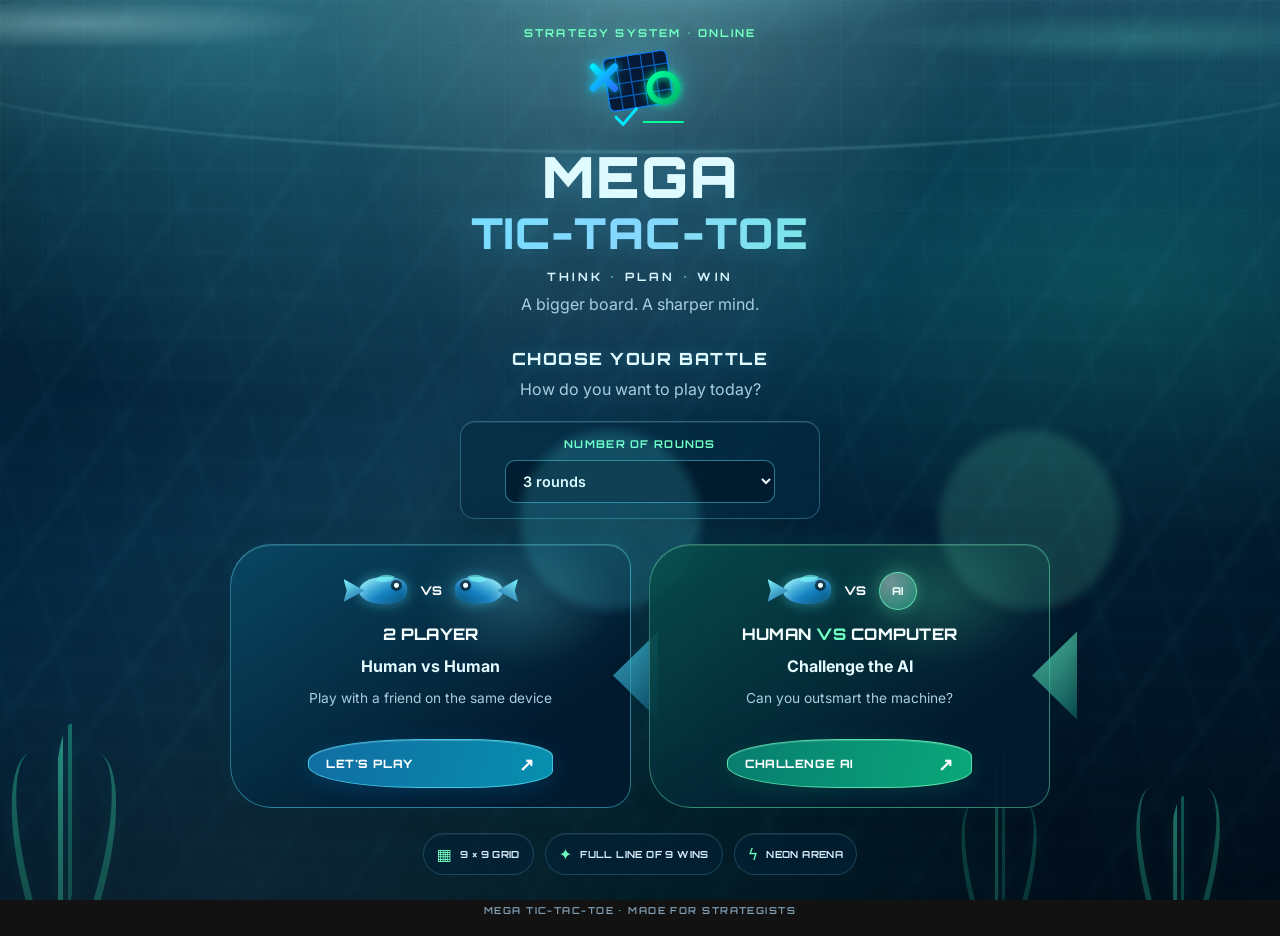
<file: index.html>
<!doctype html>
<html lang="en">
<head>
<meta charset="UTF-8"><meta name="viewport" content="width=device-width,initial-scale=1">
<meta name="theme-color" content="#050914"><title>Mega Tic-Tac-Toe — Think • Plan • Win</title>
<link rel="stylesheet" href="/style.css">
</head>
<body>
<div class="aquarium-scene" aria-hidden="true">
  <div class="water-surface"></div>
  <div class="caustics"></div>
  <div class="bubble bubble-a"></div><div class="bubble bubble-b"></div><div class="bubble bubble-c"></div>
  <div class="bubble bubble-d"></div><div class="bubble bubble-e"></div><div class="bubble bubble-f"></div>
  <div class="aquarium-fish fish-a"><span></span></div>
  <div class="aquarium-fish fish-b"><span></span></div>
  <div class="aquarium-fish fish-c"><span></span></div>
  <div class="plant plant-a"></div><div class="plant plant-b"></div><div class="plant plant-c"></div>
</div>
<main class="app">
  <header class="hero">
    <div class="eyebrow">STRATEGY SYSTEM • ONLINE</div>
    <div class="logo" aria-label="Mega Tic-Tac-Toe logo">
      <svg viewBox="0 0 180 150" role="img" aria-label="Neon X O grid emblem">
        <defs><linearGradient id="xg" x1="0" y1="0" x2="1" y2="1"><stop stop-color="#00eaff"/><stop offset="1" stop-color="#2373ff"/></linearGradient><linearGradient id="og" x1="0" y1="0" x2="1" y2="1"><stop stop-color="#00ff9d"/><stop offset="1" stop-color="#00b86b"/></linearGradient></defs>
        <g transform="translate(34 7) rotate(-9 55 45)" stroke="#087fff" stroke-width="2" fill="#071a35"><rect width="106" height="88" rx="8"/><path d="M21 0V88M42 0V88M63 0V88M84 0V88M0 22H106M0 44H106M0 66H106" opacity=".7"/></g>
        <path d="M12 28L48 64M48 28L12 64" stroke="url(#xg)" stroke-width="11" stroke-linecap="round" fill="none" filter="drop-shadow(0 0 7px #00d9ff)"/>
        <circle cx="129" cy="63" r="23" stroke="url(#og)" stroke-width="10" fill="none" filter="drop-shadow(0 0 7px #00ff9d)"/>
        <path d="M50 112L62 124L84 98" fill="none" stroke="#00eaff" stroke-width="5" stroke-linecap="round" stroke-linejoin="round"/>
        <path d="M96 120H162" stroke="#00ff9d" stroke-width="3" stroke-linecap="round"/>
      </svg>
    </div>
    <h1>MEGA <span>TIC-TAC-TOE</span></h1>
    <p class="tagline">THINK <i>•</i> PLAN <i>•</i> WIN</p>
    <p class="subtitle">A bigger board. A sharper mind.</p>
  </header>

  <section id="modeScreen" class="mode-screen" aria-labelledby="modeTitle">
    <h2 id="modeTitle">CHOOSE YOUR BATTLE</h2>
    <p class="muted">How do you want to play today?</p>
    <div class="series-settings"><label for="roundLimit">NUMBER OF ROUNDS</label><select id="roundLimit"><option value="1">1 round</option><option value="3" selected>3 rounds</option><option value="5">5 rounds</option><option value="7">7 rounds</option><option value="9">9 rounds</option></select></div>
    <div class="mode-cards">
      <button class="mode-card human-card" id="humanMode">
        <span class="mode-icon" aria-hidden="true"><span class="ui-fish"></span><b>VS</b><span class="ui-fish flip"></span></span>
        <strong>2 PLAYER</strong><span class="mode-description">Human vs Human</span>
        <small>Play with a friend on the same device</small><span class="select-label">LET'S PLAY <span>↗</span></span>
      </button>
      <button class="mode-card ai-card" id="aiMode">
        <span class="mode-icon" aria-hidden="true"><span class="ui-fish"></span><b>VS</b><span class="ai-bubble">AI</span></span>
        <strong>HUMAN <em>VS</em> COMPUTER</strong><span class="mode-description">Challenge the AI</span>
        <small>Can you outsmart the machine?</small><span class="select-label">CHALLENGE AI <span>↗</span></span>
      </button>
    </div>
    <div class="features"><span>▦ <b>9 × 9 GRID</b></span><span>✦ <b>FULL LINE OF 9 WINS</b></span><span>ϟ <b>NEON ARENA</b></span></div>
  </section>

  <section id="gameScreen" class="game-screen hidden">
    <div class="game-top"><div><span class="eyebrow">CURRENT MATCH</span><h2 id="gameModeTitle">2 PLAYER BATTLE</h2></div><button class="ghost fish-button" id="changeMode">← MODES</button></div>
    <div id="status" class="status" role="status" aria-live="polite">Player X's turn</div>
    <div id="seriesStatus" class="series-status" aria-live="polite">Round 1 of 3</div>
    <div class="score-row"><div class="score x-score"><span>PLAYER X</span><b id="scoreX">0</b></div><div class="score o-score"><span id="oLabel">PLAYER O</span><b id="scoreO">0</b></div></div>
    <div class="board-wrap"><div class="board" id="board" aria-label="9 by 9 game board"></div></div>
    <div class="game-actions"><button class="fish-button" id="restart">↻ NEW ROUND</button><button class="ghost fish-button" id="backToMenu">CHANGE MODE</button></div>
    <p class="rule">Fill all <strong>9 cells in a complete row, column, or diagonal</strong> to win.</p>
  </section>
  <footer>MEGA TIC-TAC-TOE <span>•</span> MADE FOR STRATEGISTS</footer>
</main>
<script>
(() => {
 const N=9, TARGET=9, boardEl=document.getElementById('board'), statusEl=document.getElementById('status');
 const modeScreen=document.getElementById('modeScreen'), gameScreen=document.getElementById('gameScreen');
 let cells=Array(N*N).fill(''), player='X', active=false, mode='human', scores={X:0,O:0}, thinking=false, roundLimit=3, roundsPlayed=0, roundWins={X:0,O:0}, draws=0, matchOver=false;
 const dirs=[[0,1],[1,0],[1,1],[1,-1]];
 const at=(r,c)=>r*N+c, valid=(r,c)=>r>=0&&r<N&&c>=0&&c<N;
 function setStatus(s){statusEl.textContent=s}
 function chooseMode(m){mode=m;roundLimit=Number(document.getElementById('roundLimit').value)||3;roundsPlayed=0;roundWins={X:0,O:0};draws=0;scores={X:0,O:0};matchOver=false;modeScreen.classList.add('hidden');gameScreen.classList.remove('hidden');document.getElementById('gameModeTitle').textContent=m==='ai'?'HUMAN VS COMPUTER':'2 PLAYER BATTLE';document.getElementById('oLabel').textContent=m==='ai'?'COMPUTER O':'PLAYER O';newRound()}
 function showMenu(){active=false;thinking=false;gameScreen.classList.add('hidden');modeScreen.classList.remove('hidden')}
 function newRound(){if(matchOver)return;cells=Array(N*N).fill('');player='X';active=true;thinking=false;boardEl.innerHTML='';for(let i=0;i<N*N;i++){const b=document.createElement('button');b.type='button';b.className='cell';b.setAttribute('aria-label','Empty cell '+(Math.floor(i/N)+1)+','+(i%N+1));b.addEventListener('click',()=>move(i));boardEl.appendChild(b)}paint();updateSeriesStatus();setStatus(mode==='ai'?'Your turn — you are X':'Player X\'s turn')}
 function paint(){[...boardEl.children].forEach((el,i)=>{el.textContent=cells[i];el.className='cell'+(cells[i]?' '+cells[i].toLowerCase():'');el.disabled=!active||!!cells[i]||thinking;el.setAttribute('aria-label',cells[i]?'Row '+(Math.floor(i/N)+1)+', column '+(i%N+1)+': '+cells[i]:'Empty cell '+(Math.floor(i/N)+1)+','+(i%N+1))});document.getElementById('scoreX').textContent=scores.X;document.getElementById('scoreO').textContent=scores.O}
 function winningLine(i,p){const r=Math.floor(i/N),c=i%N;for(const [dr,dc] of dirs){let count=1;for(const sign of [1,-1])for(let k=1;k<TARGET;k++){let rr=r+dr*k*sign,cc=c+dc*k*sign;if(valid(rr,cc)&&cells[at(rr,cc)]===p)count++;else break}if(count>=TARGET){let full=[];if(dr===0){for(let cc=0;cc<N;cc++)full.push(at(r,cc))}else if(dc===0){for(let rr=0;rr<N;rr++)full.push(at(rr,c))}else if(dr===dc){for(let rr=0;rr<N;rr++){let cc=c+(rr-r);if(valid(rr,cc))full.push(at(rr,cc))}}else{for(let rr=0;rr<N;rr++){let cc=c-(rr-r);if(valid(rr,cc))full.push(at(rr,cc))}}return full}}return null}
 function finish(p,line){active=false;scores[p]++;roundWins[p]++;roundsPlayed++;paint();line.forEach(i=>boardEl.children[i].classList.add('win'));if(roundsPlayed>=roundLimit){matchOver=true;const winner=roundWins.X===roundWins.O?null:(roundWins.X>roundWins.O?'X':'O');if(winner===null)setStatus('Match tied! 🤝');else setStatus((mode==='ai'?(winner==='O'?'Computer wins the match!':'You win the match!'):'Player '+winner+' wins the match!')+' 🏆');document.getElementById('seriesStatus').textContent='Match complete • X: '+roundWins.X+' wins • O: '+roundWins.O+' wins • Draws: '+draws;return}updateSeriesStatus();setStatus((mode==='ai'&&p==='O'?'Computer wins this round!':(mode==='ai'?'You win this round!':'Player '+p+' wins this round!'))+' 🎉')}
 function updateSeriesStatus(){document.getElementById('seriesStatus').textContent='Round '+Math.min(roundsPlayed+1,roundLimit)+' of '+roundLimit+' • X wins: '+roundWins.X+' • O wins: '+roundWins.O+' • Draws: '+draws}
 function move(i){if(!active||thinking||cells[i])return;
   if(mode==='ai'){
     // In computer mode the human always places X; the AI owns O.
     place(i,'X');
     if(!active)return;
     thinking=true;setStatus('Computer is thinking…');paint();
     const round=cells;setTimeout(()=>aiMove(round),180);
     return;
   }
   place(i,player);
   if(!active)return;
   player=player==='X'?'O':'X';
   setStatus("Player "+player+"'s turn");paint();
 }
 function place(i,p){cells[i]=p;boardEl.children[i].textContent=p;boardEl.children[i].classList.add(p.toLowerCase());const line=winningLine(i,p);if(line){finish(p,line);return}if(!cells.includes('')){active=false;roundsPlayed++;draws++;paint();if(roundsPlayed>=roundLimit){matchOver=true;setStatus('Match complete! No winner this time. 🤝');document.getElementById('seriesStatus').textContent='Match complete • X: '+roundWins.X+' wins • O: '+roundWins.O+' wins • Draws: '+draws}else{updateSeriesStatus();setStatus('Round drawn! Start the next round.')}}}
 function aiMove(round){
   // Ignore a delayed AI callback if the round was restarted or the mode changed.
   if(!active||mode!=='ai'||round!==cells)return;
   let pick=findTactical('O');
   if(pick==null)pick=findTactical('X');
   if(pick==null)pick=chooseStrategic();
   if(pick==null||pick<0)pick=cells.findIndex(v=>!v);
   thinking=false;
   if(pick>=0)place(pick,'O');
   if(active){player='X';setStatus('Your turn — you are X')}
   paint();
 }
 function findTactical(p){for(let i=0;i<cells.length;i++)if(!cells[i]){cells[i]=p;let win=winningLine(i,p);cells[i]='';if(win)return i}return null}
 function chooseStrategic(){let best=null,bestScore=-Infinity,center=at(4,4);for(let i=0;i<cells.length;i++){if(cells[i])continue;let r=Math.floor(i/N),c=i%N,score=-(Math.abs(r-4)+Math.abs(c-4))*0.6;if(i===center)score+=3;let nearby=0;for(let rr=Math.max(0,r-2);rr<=Math.min(N-1,r+2);rr++)for(let cc=Math.max(0,c-2);cc<=Math.min(N-1,c+2);cc++)if(cells[at(rr,cc)])nearby+=1/(1+Math.abs(rr-r)+Math.abs(cc-c));score+=nearby*2;cells[i]='O';score+=patternScore(i,'O')*.85;cells[i]='X';score+=patternScore(i,'X');cells[i]='';if(score>bestScore){bestScore=score;best=i}}return best}
 function patternScore(i,p){let score=0,r=Math.floor(i/N),c=i%N;for(const [dr,dc] of dirs){let count=1,open=0;for(const sign of [1,-1]){for(let k=1;k<TARGET;k++){let rr=r+dr*k*sign,cc=c+dc*k*sign;if(!valid(rr,cc))break;let v=cells[at(rr,cc)];if(v===p)count++;else{if(!v)open++;break}}}score+=count>=4?45:count>=3?12:count>=2?3:0;score+=open*.4}return score}
 document.getElementById('humanMode').addEventListener('click',()=>chooseMode('human'));document.getElementById('aiMode').addEventListener('click',()=>chooseMode('ai'));document.getElementById('restart').addEventListener('click',()=>{if(matchOver){roundsPlayed=0;roundWins={X:0,O:0};scores={X:0,O:0};draws=0;matchOver=false}newRound()});document.getElementById('changeMode').addEventListener('click',showMenu);document.getElementById('backToMenu').addEventListener('click',showMenu);
})();
</script>
</body></html>
</file>
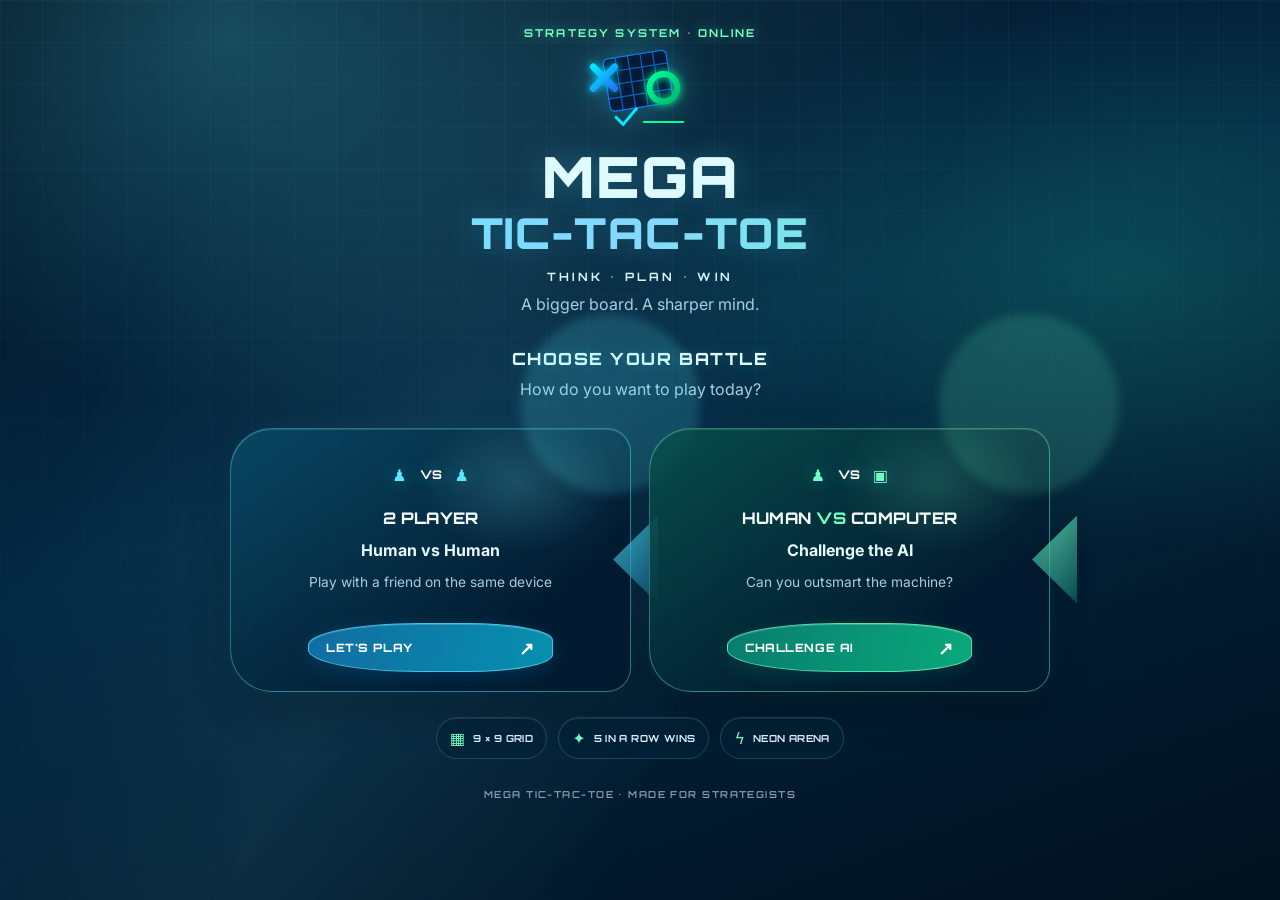
<file: public/index.html>
<!doctype html>
<html lang="en">
<head>
<meta charset="UTF-8"><meta name="viewport" content="width=device-width,initial-scale=1">
<meta name="theme-color" content="#050914"><title>Mega Tic-Tac-Toe — Think • Plan • Win</title>
<link rel="stylesheet" href="/style.css">
</head>
<body>
<main class="app">
  <header class="hero">
    <div class="eyebrow">STRATEGY SYSTEM • ONLINE</div>
    <div class="logo" aria-label="Mega Tic-Tac-Toe logo">
      <svg viewBox="0 0 180 150" role="img" aria-label="Neon X O grid emblem">
        <defs><linearGradient id="xg" x1="0" y1="0" x2="1" y2="1"><stop stop-color="#00eaff"/><stop offset="1" stop-color="#2373ff"/></linearGradient><linearGradient id="og" x1="0" y1="0" x2="1" y2="1"><stop stop-color="#00ff9d"/><stop offset="1" stop-color="#00b86b"/></linearGradient></defs>
        <g transform="translate(34 7) rotate(-9 55 45)" stroke="#087fff" stroke-width="2" fill="#071a35"><rect width="106" height="88" rx="8"/><path d="M21 0V88M42 0V88M63 0V88M84 0V88M0 22H106M0 44H106M0 66H106" opacity=".7"/></g>
        <path d="M12 28L48 64M48 28L12 64" stroke="url(#xg)" stroke-width="11" stroke-linecap="round" fill="none" filter="drop-shadow(0 0 7px #00d9ff)"/>
        <circle cx="129" cy="63" r="23" stroke="url(#og)" stroke-width="10" fill="none" filter="drop-shadow(0 0 7px #00ff9d)"/>
        <path d="M50 112L62 124L84 98" fill="none" stroke="#00eaff" stroke-width="5" stroke-linecap="round" stroke-linejoin="round"/>
        <path d="M96 120H162" stroke="#00ff9d" stroke-width="3" stroke-linecap="round"/>
      </svg>
    </div>
    <h1>MEGA <span>TIC-TAC-TOE</span></h1>
    <p class="tagline">THINK <i>•</i> PLAN <i>•</i> WIN</p>
    <p class="subtitle">A bigger board. A sharper mind.</p>
  </header>

  <section id="modeScreen" class="mode-screen" aria-labelledby="modeTitle">
    <h2 id="modeTitle">CHOOSE YOUR BATTLE</h2>
    <p class="muted">How do you want to play today?</p>
    <div class="mode-cards">
      <button class="mode-card human-card" id="humanMode">
        <span class="mode-icon" aria-hidden="true">♟ <b>VS</b> ♟</span>
        <strong>2 PLAYER</strong><span class="mode-description">Human vs Human</span>
        <small>Play with a friend on the same device</small><span class="select-label">LET'S PLAY <span>↗</span></span>
      </button>
      <button class="mode-card ai-card" id="aiMode">
        <span class="mode-icon" aria-hidden="true">♟ <b>VS</b> <span class="robot">▣</span></span>
        <strong>HUMAN <em>VS</em> COMPUTER</strong><span class="mode-description">Challenge the AI</span>
        <small>Can you outsmart the machine?</small><span class="select-label">CHALLENGE AI <span>↗</span></span>
      </button>
    </div>
    <div class="features"><span>▦ <b>9 × 9 GRID</b></span><span>✦ <b>5 IN A ROW WINS</b></span><span>ϟ <b>NEON ARENA</b></span></div>
  </section>

  <section id="gameScreen" class="game-screen hidden">
    <div class="game-top"><div><span class="eyebrow">CURRENT MATCH</span><h2 id="gameModeTitle">2 PLAYER BATTLE</h2></div><button class="ghost" id="changeMode">← MODES</button></div>
    <div id="status" class="status" role="status" aria-live="polite">Player X's turn</div>
    <div class="score-row"><div class="score x-score"><span>PLAYER X</span><b id="scoreX">0</b></div><div class="score o-score"><span id="oLabel">PLAYER O</span><b id="scoreO">0</b></div></div>
    <div class="board-wrap"><div class="board" id="board" aria-label="9 by 9 game board"></div></div>
    <div class="game-actions"><button id="restart">↻ NEW ROUND</button><button class="ghost" id="backToMenu">CHANGE MODE</button></div>
    <p class="rule">Connect <strong>5 consecutive marks</strong> in any direction to win.</p>
  </section>
  <footer>MEGA TIC-TAC-TOE <span>•</span> MADE FOR STRATEGISTS</footer>
</main>
<script>
(() => {
 const N=9, TARGET=5, boardEl=document.getElementById('board'), statusEl=document.getElementById('status');
 const modeScreen=document.getElementById('modeScreen'), gameScreen=document.getElementById('gameScreen');
 let cells=Array(N*N).fill(''), player='X', active=false, mode='human', scores={X:0,O:0}, thinking=false;
 const dirs=[[0,1],[1,0],[1,1],[1,-1]];
 const at=(r,c)=>r*N+c, valid=(r,c)=>r>=0&&r<N&&c>=0&&c<N;
 function setStatus(s){statusEl.textContent=s}
 function chooseMode(m){mode=m;modeScreen.classList.add('hidden');gameScreen.classList.remove('hidden');document.getElementById('gameModeTitle').textContent=m==='ai'?'HUMAN VS COMPUTER':'2 PLAYER BATTLE';document.getElementById('oLabel').textContent=m==='ai'?'COMPUTER O':'PLAYER O';newRound()}
 function showMenu(){active=false;thinking=false;gameScreen.classList.add('hidden');modeScreen.classList.remove('hidden')}
 function newRound(){cells=Array(N*N).fill('');player='X';active=true;thinking=false;boardEl.innerHTML='';for(let i=0;i<N*N;i++){const b=document.createElement('button');b.type='button';b.className='cell';b.setAttribute('aria-label','Empty cell '+(Math.floor(i/N)+1)+','+(i%N+1));b.addEventListener('click',()=>move(i));boardEl.appendChild(b)}paint();setStatus(mode==='ai'?'Your turn — you are X':'Player X\'s turn')}
 function paint(){[...boardEl.children].forEach((el,i)=>{el.textContent=cells[i];el.className='cell'+(cells[i]?' '+cells[i].toLowerCase():'');el.disabled=!active||!!cells[i]||thinking;el.setAttribute('aria-label',cells[i]?'Row '+(Math.floor(i/N)+1)+', column '+(i%N+1)+': '+cells[i]:'Empty cell '+(Math.floor(i/N)+1)+','+(i%N+1))});document.getElementById('scoreX').textContent=scores.X;document.getElementById('scoreO').textContent=scores.O}
 function winningLine(i,p){const r=Math.floor(i/N),c=i%N;for(const [dr,dc] of dirs){let line=[i];for(const sign of [1,-1])for(let k=1;k<TARGET;k++){let rr=r+dr*k*sign,cc=c+dc*k*sign;if(valid(rr,cc)&&cells[at(rr,cc)]===p)line.push(at(rr,cc));else break}if(line.length>=TARGET)return line}return null}
 function finish(p,line){active=false;scores[p]++;line.forEach(i=>boardEl.children[i].classList.add('win'));setStatus((mode==='ai'&&p==='O'?'Computer wins!':(mode==='ai'?'You win!':'Player '+p+' wins!'))+' 🎉');paint()}
 function move(i){if(!active||thinking||cells[i])return;
   if(mode==='ai'){
     // In computer mode the human always places X; the AI owns O.
     place(i,'X');
     if(!active)return;
     thinking=true;setStatus('Computer is thinking…');paint();
     const round=cells;setTimeout(()=>aiMove(round),180);
     return;
   }
   place(i,player);
   if(!active)return;
   player=player==='X'?'O':'X';
   setStatus("Player "+player+"'s turn");paint();
 }
 function place(i,p){cells[i]=p;boardEl.children[i].textContent=p;boardEl.children[i].classList.add(p.toLowerCase());const line=winningLine(i,p);if(line){finish(p,line);return}if(!cells.includes('')){active=false;setStatus('Draw! Start a new round.');paint()}}
 function aiMove(round){
   // Ignore a delayed AI callback if the round was restarted or the mode changed.
   if(!active||mode!=='ai'||round!==cells)return;
   let pick=findTactical('O');
   if(pick==null)pick=findTactical('X');
   if(pick==null)pick=chooseStrategic();
   if(pick==null||pick<0)pick=cells.findIndex(v=>!v);
   thinking=false;
   if(pick>=0)place(pick,'O');
   if(active){player='X';setStatus('Your turn — you are X')}
   paint();
 }
 function findTactical(p){for(let i=0;i<cells.length;i++)if(!cells[i]){cells[i]=p;let win=winningLine(i,p);cells[i]='';if(win)return i}return null}
 function chooseStrategic(){let best=null,bestScore=-Infinity,center=at(4,4);for(let i=0;i<cells.length;i++){if(cells[i])continue;let r=Math.floor(i/N),c=i%N,score=-(Math.abs(r-4)+Math.abs(c-4))*0.6;if(i===center)score+=3;let nearby=0;for(let rr=Math.max(0,r-2);rr<=Math.min(N-1,r+2);rr++)for(let cc=Math.max(0,c-2);cc<=Math.min(N-1,c+2);cc++)if(cells[at(rr,cc)])nearby+=1/(1+Math.abs(rr-r)+Math.abs(cc-c));score+=nearby*2;cells[i]='O';score+=patternScore(i,'O')*.85;cells[i]='X';score+=patternScore(i,'X');cells[i]='';if(score>bestScore){bestScore=score;best=i}}return best}
 function patternScore(i,p){let score=0,r=Math.floor(i/N),c=i%N;for(const [dr,dc] of dirs){let count=1,open=0;for(const sign of [1,-1]){for(let k=1;k<TARGET;k++){let rr=r+dr*k*sign,cc=c+dc*k*sign;if(!valid(rr,cc))break;let v=cells[at(rr,cc)];if(v===p)count++;else{if(!v)open++;break}}}score+=count>=4?45:count>=3?12:count>=2?3:0;score+=open*.4}return score}
 document.getElementById('humanMode').addEventListener('click',()=>chooseMode('human'));document.getElementById('aiMode').addEventListener('click',()=>chooseMode('ai'));document.getElementById('restart').addEventListener('click',newRound);document.getElementById('changeMode').addEventListener('click',showMenu);document.getElementById('backToMenu').addEventListener('click',showMenu);
})();
</script>
</body></html>
</file>
<file: style.css>
@import url('https://fonts.googleapis.com/css2?family=Orbitron:wght@400;500;600;700;800;900&family=Inter:wght@400;500;600;700;800&display=swap');

:root {
  color-scheme: dark;
  --water-deep: #021425;
  --water-mid: #06365a;
  --water-blue: #0b6e9b;
  --cyan: #59eaff;
  --ice: #dffbff;
  --green: #72ffc2;
  --muted: #a8cee0;
  --glass: rgba(3, 34, 57, .72);
  --line: rgba(114, 232, 255, .35);
  --radius: 22px;
}
* { box-sizing: border-box; }
html { min-height: 100%; }
body {
  position: relative;
  isolation: isolate;
  overflow-x: hidden;
  margin: 0;
  min-height: 100vh;
  color: var(--ice);
  font-family: Inter, system-ui, sans-serif;
  background:
    radial-gradient(ellipse at 18% 4%, rgba(83, 229, 255, .26), transparent 30%),
    radial-gradient(ellipse at 88% 31%, rgba(47, 255, 191, .16), transparent 31%),
    linear-gradient(160deg, #02111f 0%, #042944 44%, #01101e 100%);
  background-attachment: fixed;
}
body:before {
  content: "";
  position: fixed;
  inset: 0;
  z-index: 0;
  pointer-events: none;
  background:
    linear-gradient(rgba(116, 239, 255, .04) 1px, transparent 1px),
    linear-gradient(90deg, rgba(116, 239, 255, .04) 1px, transparent 1px);
  background-size: 42px 42px;
  mask-image: linear-gradient(to bottom, #000 0%, transparent 90%);
}
body:after {
  content: "";
  position: fixed;
  inset: 0;
  z-index: 0;
  pointer-events: none;
  background: linear-gradient(115deg, transparent 15%, rgba(138, 245, 255, .08) 38%, transparent 61%);
  mix-blend-mode: screen;
  animation: light-shift 13s ease-in-out infinite alternate;
}
button { font: inherit; cursor: pointer; -webkit-tap-highlight-color: transparent; }
button:focus-visible { outline: 2px solid var(--green); outline-offset: 3px; }

/* Layered aquarium atmosphere */
.aquarium-scene {
  position: fixed;
  z-index: 0;
  inset: 0;
  overflow: hidden;
  pointer-events: none;
  background:
    radial-gradient(ellipse at 50% -10%, rgba(211, 255, 255, .22), transparent 37%),
    linear-gradient(180deg, rgba(36, 173, 203, .14), transparent 43%, rgba(0, 13, 27, .25));
}
.aquarium-scene:before {
  content: "";
  position: absolute;
  inset: -18%;
  opacity: .24;
  background:
    repeating-linear-gradient(8deg, transparent 0 19px, rgba(158, 246, 255, .18) 20px 22px, transparent 23px 42px),
    repeating-linear-gradient(92deg, transparent 0 31px, rgba(0, 193, 229, .14) 32px 34px, transparent 35px 69px);
  filter: blur(6px);
  transform: rotate(-5deg);
  animation: water-flow 17s linear infinite;
}
.aquarium-scene:after {
  content: "";
  position: absolute;
  inset: 0;
  background:
    linear-gradient(180deg, rgba(165, 247, 255, .13), transparent 18% 78%, rgba(0, 9, 20, .42)),
    radial-gradient(ellipse at 50% 110%, rgba(42, 255, 184, .11), transparent 45%);
}
.water-surface {
  position: absolute;
  top: -5%;
  left: -8%;
  width: 116%;
  height: 22%;
  border-bottom: 2px solid rgba(173, 249, 255, .23);
  border-radius: 50%;
  background:
    radial-gradient(ellipse at 12% 35%, rgba(220, 255, 255, .30), transparent 14%),
    radial-gradient(ellipse at 54% 18%, rgba(121, 237, 255, .19), transparent 22%),
    radial-gradient(ellipse at 84% 42%, rgba(119, 255, 215, .18), transparent 16%);
  filter: blur(1px);
  animation: surface-wave 8s ease-in-out infinite;
}
.caustics {
  position: absolute;
  inset: -20%;
  opacity: .28;
  background:
    repeating-linear-gradient(116deg, transparent 0 30px, rgba(126, 240, 255, .22) 31px 33px, transparent 34px 76px),
    repeating-linear-gradient(64deg, transparent 0 23px, rgba(94, 212, 255, .15) 24px 26px, transparent 27px 63px);
  filter: blur(3px);
  transform: rotate(9deg);
  animation: caustic-drift 21s linear infinite;
}
.bubble {
  position: absolute;
  bottom: -40px;
  width: 10px;
  height: 10px;
  border: 1px solid rgba(200, 255, 255, .65);
  border-radius: 50%;
  background: radial-gradient(circle at 32% 27%, rgba(255,255,255,.9) 0 8%, rgba(153,245,255,.22) 32%, transparent 70%);
  box-shadow: 0 0 12px rgba(93, 227, 255, .38), inset 2px 2px 4px rgba(255,255,255,.5);
  opacity: .75;
  animation: bubble-rise 12s linear infinite;
}
.bubble-a { left: 9%; animation-delay: -4s; transform: scale(.75); }
.bubble-b { left: 21%; animation-delay: -8s; transform: scale(1.25); animation-duration: 15s; }
.bubble-c { left: 46%; animation-delay: -2s; transform: scale(.55); animation-duration: 10s; }
.bubble-d { left: 72%; animation-delay: -9s; transform: scale(.95); animation-duration: 14s; }
.bubble-e { left: 84%; animation-delay: -6s; transform: scale(.65); animation-duration: 11s; }
.bubble-f { left: 58%; animation-delay: -1s; transform: scale(1.45); animation-duration: 18s; }
.aquarium-fish {
  position: absolute;
  width: 76px;
  height: 36px;
  border-radius: 62% 45% 48% 58%;
  background:
    radial-gradient(circle at 72% 34%, #eaffff 0 2px, #063148 3px 5px, transparent 6px),
    radial-gradient(ellipse at 45% 60%, rgba(255,255,255,.35), transparent 17%),
    linear-gradient(150deg, #6cf5ff, #187bb4 58%, #064465);
  opacity: .48;
  filter: drop-shadow(0 0 12px rgba(69, 222, 255, .42));
}
.aquarium-fish:before {
  content: "";
  position: absolute;
  left: -22px;
  top: 3px;
  width: 28px;
  height: 30px;
  clip-path: polygon(100% 50%, 0 0, 12% 50%, 0 100%);
  background: linear-gradient(150deg, #71f4ff, #125d9b);
}
.aquarium-fish:after {
  content: "";
  position: absolute;
  left: 31px;
  top: 4px;
  width: 13px;
  height: 24px;
  border-left: 2px solid rgba(224, 255, 255, .4);
  border-radius: 50%;
  transform: rotate(20deg);
}
.aquarium-fish span {
  position: absolute;
  left: 6px;
  top: 15px;
  width: 7px;
  height: 7px;
  border-radius: 50%;
  border: 1px solid rgba(231, 255, 255, .55);
  border-left-color: transparent;
}
.fish-a { top: 24%; left: -12%; animation: swim-a 27s linear infinite; transform: scale(.9); }
.fish-b { top: 48%; left: 110%; opacity: .30; animation: swim-b 34s linear infinite; transform: scale(1.35) rotateY(180deg); }
.fish-c { top: 69%; left: -9%; opacity: .24; animation: swim-a 39s linear -14s infinite; transform: scale(.66); }
.plant {
  position: absolute;
  bottom: -24px;
  width: 27px;
  height: 218px;
  transform-origin: bottom center;
  border-radius: 80% 20% 70% 30%;
  background: linear-gradient(90deg, transparent 0 26%, rgba(58, 206, 167, .65) 27% 44%, transparent 45% 63%, rgba(28, 147, 125, .66) 64% 76%, transparent 77%);
  filter: blur(.15px) drop-shadow(0 0 8px rgba(30, 230, 184, .24));
  animation: plant-sway 6s ease-in-out infinite;
}
.plant:before, .plant:after {
  content: "";
  position: absolute;
  bottom: 12px;
  width: 42px;
  height: 160px;
  border-radius: 100% 0 100% 0;
  border-left: 7px solid rgba(47, 203, 157, .48);
  transform-origin: bottom;
}
.plant:before { left: -21px; transform: rotate(-17deg); }
.plant:after { right: -18px; transform: rotate(18deg) scaleX(-1); }
.plant-a { left: 4%; height: 200px; animation-delay: -1s; }
.plant-b { left: 91%; height: 160px; transform: scale(.8); animation-delay: -3s; }
.plant-c { left: 77%; height: 246px; transform: scale(.72); animation-delay: -4.5s; opacity: .72; }

.app {
  position: relative;
  z-index: 1;
  width: min(100%, 1000px);
  margin: auto;
  padding: 26px 22px 20px;
}
.hero { text-align: center; margin: 0 auto 30px; }
.eyebrow {
  font: 700 .68rem Orbitron, sans-serif;
  letter-spacing: .2em;
  color: var(--green);
  text-transform: uppercase;
  text-shadow: 0 0 12px rgba(114,255,194,.45);
}
.logo {
  width: 108px;
  height: 96px;
  margin: 7px auto 2px;
  filter: drop-shadow(0 0 18px rgba(67,217,255,.32));
}
.logo svg { width: 100%; height: 100%; overflow: visible; }
h1 {
  font: 900 clamp(2rem, 6vw, 3.55rem) Orbitron, sans-serif;
  letter-spacing: .025em;
  line-height: 1.12;
  margin: 0;
  text-shadow: 0 0 32px rgba(79, 212, 255, .32);
}
h1 span {
  display: block;
  color: var(--cyan);
  font-size: .75em;
  background: linear-gradient(90deg, #59eaff, #8ed9ff 48%, #72ffc2);
  -webkit-background-clip: text;
  background-clip: text;
  -webkit-text-fill-color: transparent;
}
.tagline {
  font: 700 .72rem Orbitron, sans-serif;
  letter-spacing: .28em;
  color: #d7f6ff;
  margin: 13px 0 5px;
}
.tagline i { color: var(--green); font-style: normal; }
.subtitle, .muted { color: var(--muted); margin: 8px 0; line-height: 1.6; }
.mode-screen, .game-screen { max-width: 820px; margin: auto; }
.mode-screen { text-align: center; }
.mode-screen h2, .game-top h2 {
  font: 800 1.05rem Orbitron, sans-serif;
  letter-spacing: .09em;
  margin: 0 0 8px;
  text-shadow: 0 0 16px rgba(89, 234, 255, .24);
}
.series-settings {
  display: grid;
  justify-items: center;
  gap: 9px;
  width: min(100%, 360px);
  margin: 18px auto 8px;
  padding: 15px;
  border: 1px solid rgba(114, 232, 255, .3);
  border-radius: 15px;
  background: rgba(2, 39, 63, .68);
  box-shadow: inset 0 1px 0 rgba(255,255,255,.1), 0 10px 32px rgba(0,0,0,.14);
  backdrop-filter: blur(14px);
}
.series-settings label { color: var(--green); font: 700 .67rem Orbitron, sans-serif; letter-spacing: .12em; }
.series-settings select {
  width: min(100%, 270px);
  padding: 11px 13px;
  border: 1px solid rgba(89, 234, 255, .45);
  border-radius: 10px;
  background: rgba(2, 28, 47, .9);
  color: #f4ffff;
  font: 600 .9rem Inter, sans-serif;
}
.series-status { text-align: center; color: var(--muted); font-size: .78rem; margin: -3px 0 12px; letter-spacing: .02em; }
.mode-cards {
  display: grid;
  grid-template-columns: repeat(2, minmax(0, 1fr));
  gap: 18px;
  margin: 25px 0;
}
.mode-card {
  position: relative;
  isolation: isolate;
  display: flex;
  align-items: center;
  flex-direction: column;
  gap: 12px;
  min-height: 264px;
  padding: 25px 18px 19px;
  overflow: visible;
  border: 1px solid rgba(89, 234, 255, .42);
  border-radius: 42px 24px 24px 42px;
  color: #f5ffff;
  background:
    radial-gradient(ellipse at 72% 20%, rgba(134, 246, 255, .18), transparent 24%),
    linear-gradient(145deg, rgba(9, 75, 103, .85), rgba(2, 26, 47, .94) 74%);
  box-shadow: inset 0 1px 0 rgba(255,255,255,.14), 0 16px 40px rgba(0,0,0,.22), 0 0 24px rgba(39, 203, 240, .08);
  transition: transform .22s ease, border-color .22s ease, box-shadow .22s ease;
}
.mode-card:before {
  content: "";
  position: absolute;
  z-index: -1;
  width: 180px;
  height: 180px;
  top: -115px;
  right: -70px;
  border-radius: 50%;
  background: rgba(89, 234, 255, .17);
  filter: blur(5px);
}
.mode-card:after {
  content: "";
  position: absolute;
  z-index: -2;
  right: -28px;
  top: 50%;
  width: 45px;
  height: 88px;
  clip-path: polygon(0 50%, 100% 0, 100% 100%);
  background: linear-gradient(140deg, rgba(82, 231, 255, .62), rgba(8, 78, 125, .55));
  filter: drop-shadow(0 0 8px rgba(89, 234, 255, .35));
  transform: translateY(-50%);
}
.mode-card:hover, .mode-card:focus-visible {
  transform: translateY(-5px) rotate(-.5deg);
  outline: none;
  border-color: var(--cyan);
  box-shadow: 0 16px 45px rgba(0, 192, 255, .2), inset 0 1px 0 rgba(255,255,255,.16);
}
.ai-card {
  border-color: rgba(114, 255, 194, .4);
  background:
    radial-gradient(ellipse at 72% 20%, rgba(114, 255, 194, .16), transparent 24%),
    linear-gradient(145deg, rgba(8, 82, 77, .85), rgba(2, 26, 47, .94) 74%);
}
.ai-card:before { background: rgba(114, 255, 194, .14); }
.ai-card:after { background: linear-gradient(140deg, rgba(114, 255, 194, .6), rgba(5, 92, 86, .56)); }
.ai-card:hover, .ai-card:focus-visible {
  border-color: var(--green);
  box-shadow: 0 16px 45px rgba(0, 245, 160, .15), inset 0 1px 0 rgba(255,255,255,.16);
}
.mode-icon {
  display: flex;
  align-items: center;
  gap: 13px;
  min-height: 42px;
  color: var(--cyan);
  text-shadow: 0 0 18px rgba(67, 217, 255, .4);
}
.mode-icon b { font: 800 .75rem Orbitron; color: #fff; }
.ai-card .mode-icon { color: var(--green); }
.ui-fish {
  position: relative;
  display: inline-block;
  width: 48px;
  height: 27px;
  border-radius: 62% 45% 48% 58%;
  background:
    radial-gradient(circle at 78% 31%, #f2ffff 0 2px, #063148 3px 5px, transparent 6px),
    linear-gradient(150deg, #8af7ff, #147fc0 58%, #075072);
  box-shadow: 0 0 13px rgba(89, 234, 255, .46), inset 3px 3px 8px rgba(255,255,255,.22);
}
.ui-fish:before {
  content: "";
  position: absolute;
  left: -15px;
  top: 2px;
  width: 21px;
  height: 23px;
  clip-path: polygon(100% 50%, 0 0, 15% 50%, 0 100%);
  background: linear-gradient(150deg, #7ef5ff, #145f9c);
}
.ui-fish:after {
  content: "";
  position: absolute;
  left: 18px;
  top: -4px;
  width: 16px;
  height: 11px;
  border-radius: 100% 0;
  background: rgba(121, 255, 249, .58);
  transform: rotate(22deg);
}
.ui-fish.flip { transform: scaleX(-1); }
.ai-bubble {
  display: grid;
  place-items: center;
  width: 38px;
  height: 38px;
  border: 1px solid rgba(114, 255, 194, .7);
  border-radius: 50%;
  background: radial-gradient(circle at 30% 25%, rgba(255,255,255,.42), rgba(31, 150, 123, .8));
  color: #eafff7;
  font: 800 .68rem Orbitron;
  box-shadow: 0 0 16px rgba(114, 255, 194, .34);
}
.mode-card strong { font: 800 1rem Orbitron, sans-serif; letter-spacing: .015em; }
.mode-card em { color: var(--green); font-style: normal; }
.mode-description { font-weight: 700; color: #e4fbff; }
.mode-card small { max-width: 260px; font-size: .86rem; color: var(--muted); line-height: 1.55; }
.select-label {
  display: flex;
  justify-content: space-between;
  align-items: center;
  width: min(100%, 245px);
  margin-top: auto;
  padding: 12px 17px;
  border: 1px solid rgba(89, 234, 255, .68);
  border-radius: 45% 35% 35% 45%;
  background: linear-gradient(100deg, #116da3, #078fae);
  color: white;
  font: 800 .72rem Orbitron, sans-serif;
  letter-spacing: .05em;
  box-shadow: 0 5px 22px rgba(0, 153, 255, .18), inset 0 1px 0 rgba(255,255,255,.2);
}
.select-label span { font-size: 1.15rem; }
.ai-card .select-label {
  border-color: rgba(114, 255, 194, .72);
  background: linear-gradient(100deg, #087d70, #0aa87a);
  box-shadow: 0 5px 22px rgba(0, 245, 160, .12), inset 0 1px 0 rgba(255,255,255,.2);
}
.features {
  display: flex;
  justify-content: center;
  flex-wrap: wrap;
  gap: 11px;
  color: var(--green);
  font-size: 1rem;
  margin: 22px 0;
}
.features span {
  display: flex;
  align-items: center;
  gap: 8px;
  padding: 10px 13px;
  border: 1px solid rgba(120, 220, 255, .2);
  border-radius: 30px;
  background: rgba(2, 34, 56, .6);
  box-shadow: inset 0 1px 0 rgba(255,255,255,.08);
}
.features b { font: 700 .61rem Orbitron, sans-serif; letter-spacing: .04em; color: #dbefff; }
.hidden { display: none !important; }
.game-top {
  display: flex;
  align-items: center;
  justify-content: space-between;
  gap: 12px;
  margin-bottom: 17px;
  padding: 15px 17px;
  border: 1px solid var(--line);
  border-radius: 16px;
  background: var(--glass);
  backdrop-filter: blur(14px);
  box-shadow: inset 0 1px 0 rgba(255,255,255,.12), 0 12px 30px rgba(0,0,0,.16);
}
.game-top h2 { margin-top: 8px; margin-bottom: 0; }
.ghost {
  border: 1px solid rgba(170, 223, 239, .4);
  border-radius: 11px;
  padding: 10px 13px;
  background: rgba(4, 42, 68, .86);
  color: #e7faff;
  font: 700 .68rem Orbitron, sans-serif;
  transition: border-color .18s, background .18s, transform .18s;
}
.ghost:hover { border-color: var(--cyan); background: #0b5373; transform: translateY(-1px); }
.fish-button {
  position: relative;
  overflow: visible;
  border-radius: 45% 38% 38% 45%;
  box-shadow: inset 0 1px 0 rgba(255,255,255,.18), 0 7px 22px rgba(0, 139, 184, .2);
}
.fish-button:before {
  content: "";
  position: absolute;
  left: -13px;
  top: 50%;
  width: 21px;
  height: 27px;
  clip-path: polygon(100% 50%, 0 0, 0 100%);
  background: linear-gradient(160deg, rgba(93, 237, 255, .82), rgba(4, 83, 126, .8));
  transform: translateY(-50%);
  pointer-events: none;
}
.fish-button:hover { filter: brightness(1.13); transform: translateY(-2px); }
.status {
  text-align: center;
  color: var(--green);
  min-height: 25px;
  margin: 13px 0;
  font-weight: 800;
  letter-spacing: .015em;
  text-shadow: 0 0 18px rgba(114, 255, 194, .26);
}
.score-row { display: flex; justify-content: center; gap: 14px; margin: 10px auto 16px; }
.score {
  min-width: 125px;
  padding: 12px 20px;
  border: 1px solid rgba(89, 234, 255, .4);
  border-radius: 15px;
  text-align: center;
  background: linear-gradient(145deg, rgba(5, 65, 92, .88), rgba(2, 25, 45, .94));
  box-shadow: inset 0 1px 0 rgba(255,255,255,.08);
}
.score span { display: block; font: 700 .61rem Orbitron; color: var(--muted); margin-bottom: 6px; letter-spacing: .06em; }
.score b { font: 900 1.35rem Orbitron; color: var(--cyan); }
.o-score { border-color: rgba(114, 255, 194, .4); background: linear-gradient(145deg, rgba(5, 72, 63, .88), rgba(2, 25, 45, .94)); }
.o-score b { color: var(--green); }
.board-wrap { width: 100%; overflow-x: auto; padding: 5px 3px 13px; }
.board {
  display: grid;
  grid-template-columns: repeat(9, minmax(0, 1fr));
  gap: 5px;
  width: min(100%, 560px);
  min-width: 290px;
  margin: auto;
  padding: 10px;
  border: 1px solid rgba(89, 234, 255, .52);
  border-radius: 22px;
  background:
    radial-gradient(ellipse at 50% 0%, rgba(89,234,255,.16), transparent 42%),
    linear-gradient(145deg, rgba(4, 56, 79, .96), rgba(1, 17, 33, .98));
  box-shadow: 0 0 0 5px rgba(89, 234, 255, .035), 0 18px 55px rgba(0,0,0,.28), 0 0 32px rgba(0, 153, 255, .13), inset 0 1px 0 rgba(255,255,255,.09);
}
.cell {
  aspect-ratio: 1;
  min-width: 0;
  padding: 0;
  border: 1px solid rgba(142, 220, 239, .26);
  border-radius: 42%;
  background:
    radial-gradient(circle at 28% 23%, rgba(255,255,255,.16), transparent 19%),
    linear-gradient(145deg, rgba(17, 77, 104, .88), rgba(2, 29, 50, .98));
  color: white;
  font: 800 clamp(.8rem, 3vw, 1.45rem) Orbitron, sans-serif;
  transition: background .14s ease, border-color .14s ease, transform .14s ease, box-shadow .14s ease;
  box-shadow: inset 1px 1px 2px rgba(255,255,255,.08), inset -2px -3px 5px rgba(0,0,0,.24);
}
.cell:not(:disabled):hover {
  position: relative;
  z-index: 1;
  transform: scale(1.08) rotate(-2deg);
  background: rgba(17, 100, 132, .98);
  border-color: var(--cyan);
  box-shadow: 0 0 13px rgba(89, 234, 255, .25), inset 1px 1px 3px rgba(255,255,255,.16);
}
.cell.x { color: var(--cyan); text-shadow: 0 0 12px rgba(89, 234, 255, .85); }
.cell.o { color: var(--green); text-shadow: 0 0 12px rgba(114, 255, 194, .72); }
.cell:disabled { cursor: default; }
.cell.win {
  background: linear-gradient(135deg, #078f9e, #0da879);
  border-color: #e7ffff;
  animation: pulse .75s infinite alternate;
}
.game-actions { display: flex; justify-content: center; gap: 12px; flex-wrap: wrap; margin: 13px 0; }
.game-actions button:first-child {
  border: 1px solid rgba(89, 234, 255, .55);
  border-radius: 45% 38% 38% 45%;
  padding: 12px 19px;
  background: linear-gradient(105deg, #1376bb, #0799b7);
  color: #fff;
  font: 800 .7rem Orbitron;
  box-shadow: 0 7px 24px rgba(0, 140, 255, .22), inset 0 1px 0 rgba(255,255,255,.18);
  transition: transform .18s, filter .18s;
}
.game-actions button:first-child:hover { transform: translateY(-2px); filter: brightness(1.12); }
.rule { text-align: center; color: var(--muted); font-size: .83rem; line-height: 1.6; }
.rule strong { color: var(--green); }
footer {
  text-align: center;
  margin: 29px 0 0;
  color: #829fb4;
  font: 600 .6rem Orbitron, sans-serif;
  letter-spacing: .15em;
}
footer span { color: var(--green); }
@keyframes water-flow {
  from { transform: translate3d(-3%, -1%, 0) rotate(-5deg); }
  to { transform: translate3d(3%, 1%, 0) rotate(-5deg); }
}
@keyframes surface-wave {
  0%, 100% { transform: translateX(-1%) rotate(-1deg); }
  50% { transform: translateX(2%) rotate(1.4deg) scaleY(1.08); }
}
@keyframes caustic-drift {
  from { transform: translate3d(-3%, -2%, 0) rotate(9deg); }
  to { transform: translate3d(4%, 3%, 0) rotate(9deg); }
}
@keyframes light-shift {
  from { transform: translateX(-8%); opacity: .6; }
  to { transform: translateX(8%); opacity: 1; }
}
@keyframes bubble-rise {
  0% { opacity: 0; transform: translate3d(0, 8vh, 0) scale(.7); }
  15% { opacity: .78; }
  72% { opacity: .5; }
  100% { opacity: 0; transform: translate3d(18px, -115vh, 0) scale(1.25); }
}
@keyframes swim-a {
  0% { transform: translate3d(-12vw, 10px, 0) scale(.88); }
  38% { transform: translate3d(38vw, -18px, 0) scale(.98); }
  67% { transform: translate3d(77vw, 12px, 0) scale(.92); }
  100% { transform: translate3d(122vw, -10px, 0) scale(.86); }
}
@keyframes swim-b {
  0% { transform: translate3d(11vw, 10px, 0) scale(1.25) rotateY(180deg); }
  46% { transform: translate3d(-53vw, -17px, 0) scale(1.34) rotateY(180deg); }
  100% { transform: translate3d(-125vw, 12px, 0) scale(1.2) rotateY(180deg); }
}
@keyframes plant-sway {
  0%, 100% { transform: rotate(-2deg); }
  50% { transform: rotate(4deg) translateY(-4px); }
}
@keyframes pulse {
  from { box-shadow: 0 0 6px rgba(114, 255, 194, .18); }
  to { box-shadow: 0 0 19px rgba(114, 255, 194, .54); }
}
@media (max-width: 560px) {
  .app { padding: 18px 12px 15px; }
  .hero { margin-bottom: 22px; }
  .logo { width: 84px; height: 76px; }
  .mode-cards { grid-template-columns: 1fr; gap: 13px; margin: 19px 0; }
  .mode-card { min-height: 225px; padding: 19px 16px; }
  .features { gap: 8px; }
  .features span { padding: 9px 10px; }
  .features b { font-size: .55rem; }
  .game-top { padding: 12px; }
  .game-top h2 { font-size: .75rem; }
  .board { gap: 3px; padding: 6px; min-width: 0; border-radius: 17px; }
  .cell { border-radius: 38%; }
  .score { min-width: 104px; padding: 10px 14px; }
  .eyebrow { font-size: .58rem; }
}
@media (prefers-reduced-motion: reduce) {
  *, *::before, *::after { animation-duration: .01ms !important; transition-duration: .01ms !important; scroll-behavior: auto !important; }
}
</file>
